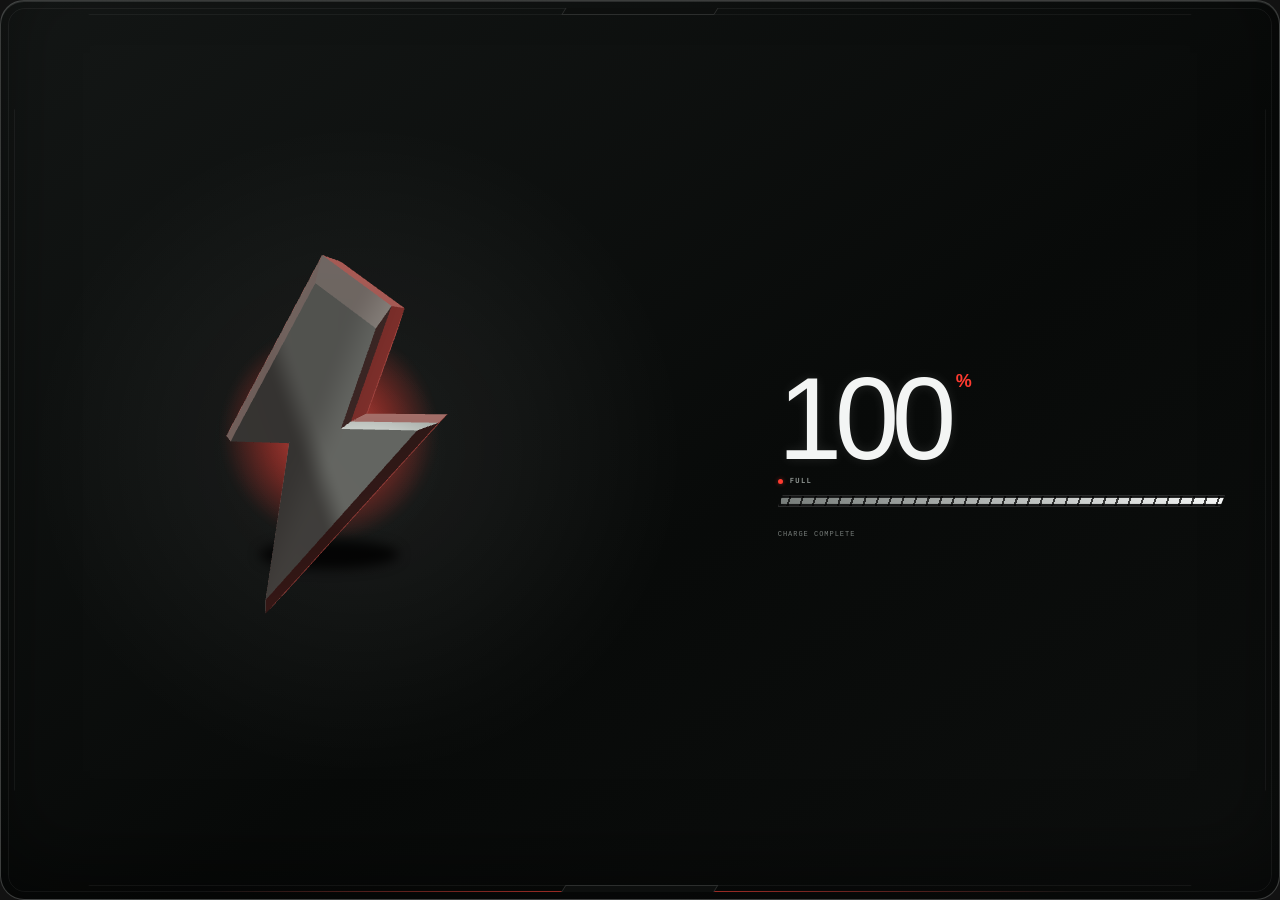
<file: community/widgets/charge-core-1781600518565/index.html>
<!doctype html>
<html lang="en">
<head>
  <meta charset="utf-8">
  <meta name="viewport" content="width=device-width, initial-scale=1">
  <title>Charge Core</title>
  <link rel="stylesheet" href="styles.css">
</head>
<body>
  <main class="widget" data-state="charging" aria-label="Battery at 72 percent, charging">
    <div class="inner-frame" aria-hidden="true"></div>
    <div class="frame-tab frame-tab-top" aria-hidden="true"></div>
    <div class="frame-tab frame-tab-bottom" aria-hidden="true"></div>

    <section class="core" aria-hidden="true">
      <div class="core-well">
        <div class="artifact-viewport">
          <canvas id="artifactCanvas"></canvas>
          <div class="webgl-fallback"></div>
        </div>
      </div>
    </section>

    <section class="readout">
      <div class="value">
        <strong id="chargeValue">72</strong><span>%</span>
      </div>
      <div class="state">
        <i aria-hidden="true"></i><span id="stateText">CHARGING</span>
      </div>
      <div class="rail" aria-hidden="true">
        <div class="rail-fill" id="levelFill"></div>
        <div class="rail-slats"></div>
      </div>
      <p id="detailText">48 MIN TO FULL</p>
    </section>
  </main>
  <script src="widget.js"></script>
</body>
</html>
</file>
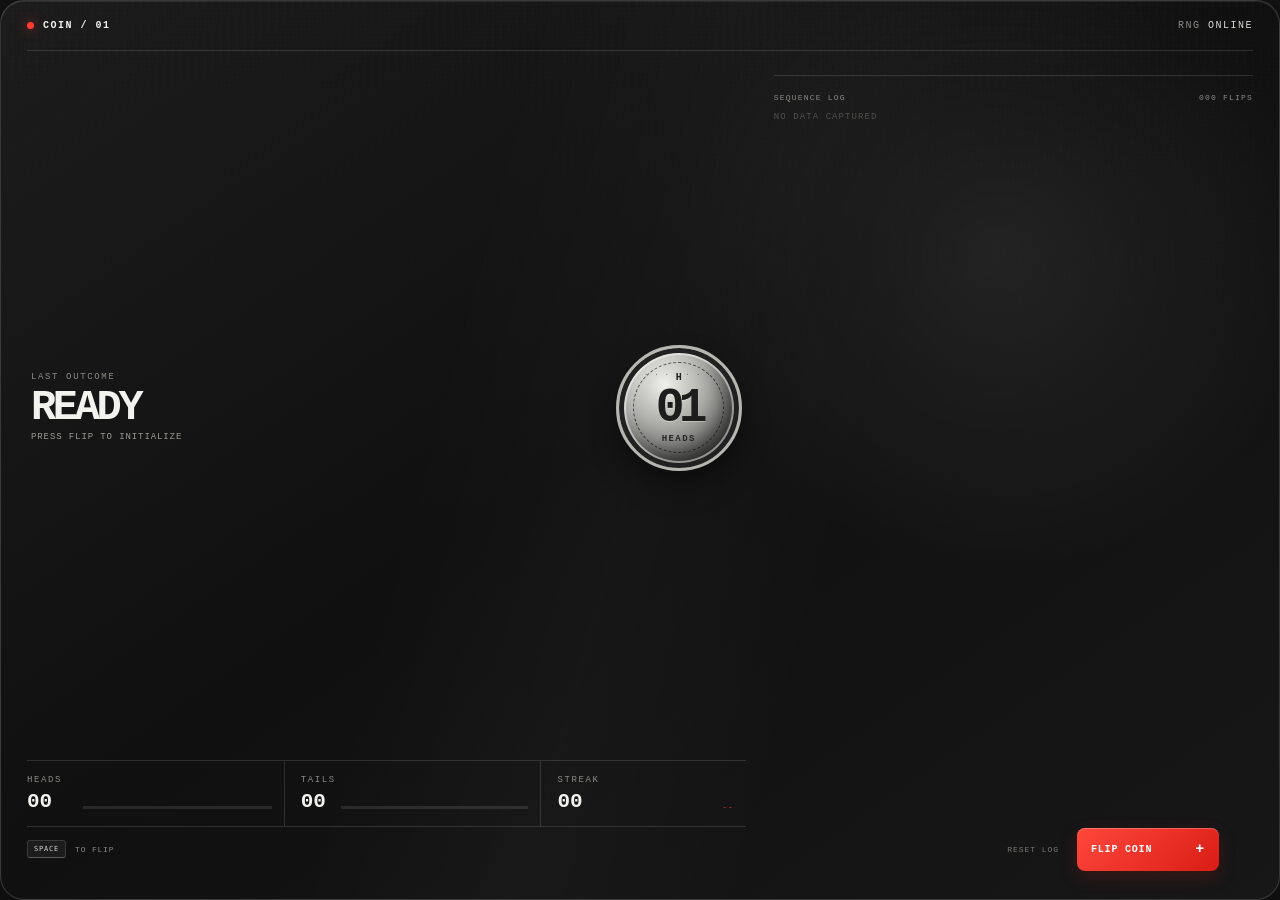
<file: community/widgets/coin-01-1781600886183/index.html>
<!doctype html>
<html lang="en">
<head>
  <meta charset="UTF-8">
  <meta name="viewport" content="width=device-width, initial-scale=1.0">
  <title>Coin / 01</title>
  <link rel="stylesheet" href="styles.css">
</head>
<body>
  <main class="widget" id="widget">
    <div class="grid-noise" aria-hidden="true"></div>

    <header class="topbar">
      <div class="brand">
        <span class="signal-dot" aria-hidden="true"></span>
        <span>COIN / 01</span>
      </div>
      <span class="system-status">RNG <b>ONLINE</b></span>
    </header>

    <section class="result-panel" aria-live="polite" aria-atomic="true">
      <div class="result-copy">
        <span class="eyebrow">LAST OUTCOME</span>
        <h1 id="resultText">READY</h1>
        <p id="resultDetail">PRESS FLIP TO INITIALIZE</p>
      </div>

      <button class="coin-button" id="coinButton" type="button" aria-label="Flip coin">
        <span class="coin-scene">
          <span class="coin" id="coin">
            <span class="coin-face coin-heads">
              <span class="face-index">H</span>
              <span class="face-mark">01</span>
              <span class="face-label">HEADS</span>
            </span>
            <span class="coin-face coin-tails">
              <span class="face-index">T</span>
              <span class="face-mark">02</span>
              <span class="face-label">TAILS</span>
            </span>
          </span>
        </span>
      </button>
    </section>

    <section class="stats" aria-label="Flip statistics">
      <div class="stat">
        <span class="stat-label">HEADS</span>
        <strong id="headsCount">00</strong>
        <span class="meter"><i id="headsMeter"></i></span>
      </div>
      <div class="stat">
        <span class="stat-label">TAILS</span>
        <strong id="tailsCount">00</strong>
        <span class="meter"><i id="tailsMeter"></i></span>
      </div>
      <div class="stat streak-stat">
        <span class="stat-label">STREAK</span>
        <strong id="streakCount">00</strong>
        <small id="streakType">--</small>
      </div>
    </section>

    <section class="history-panel">
      <div class="section-heading">
        <span>SEQUENCE LOG</span>
        <span id="totalCount">000 FLIPS</span>
      </div>
      <div class="history" id="history" aria-label="Recent flip history">
        <span class="history-empty">NO DATA CAPTURED</span>
      </div>
    </section>

    <footer class="controls">
      <div class="shortcut">
        <kbd>SPACE</kbd>
        <span>TO FLIP</span>
      </div>
      <button class="reset-button" id="resetButton" type="button">RESET LOG</button>
      <button class="flip-button" id="flipButton" type="button">
        <span>FLIP COIN</span>
        <span class="button-arrow" aria-hidden="true">+</span>
      </button>
    </footer>

    <div
      class="resize-zone resize-handle"
      data-resize-handle="bottom-right"
      data-no-drag="true"
      aria-hidden="true"
    ></div>
  </main>
  <script src="widget.js"></script>
</body>
</html>
</file>
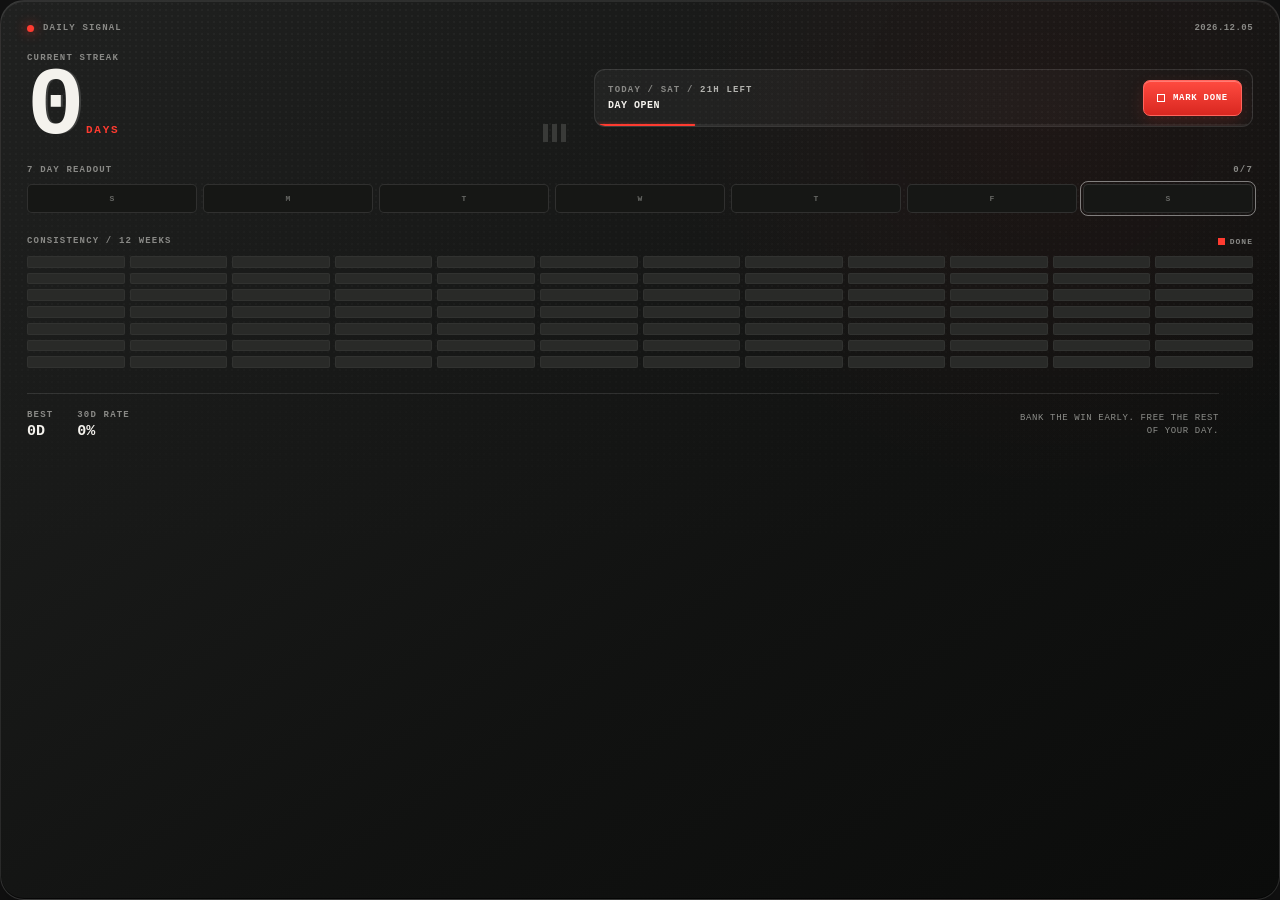
<file: community/widgets/daily-signal-1781601587463/index.html>
<!doctype html>
<html lang="en">
<head>
  <meta charset="UTF-8">
  <meta name="viewport" content="width=device-width, initial-scale=1.0">
  <title>Daily Signal</title>
  <link rel="stylesheet" href="styles.css">
</head>
<body>
  <main class="widget" id="widget">
    <header class="topbar">
      <div class="identity">
        <span class="signal-dot" aria-hidden="true"></span>
        <span class="eyebrow">DAILY SIGNAL</span>
      </div>
      <time class="date-code" id="dateCode"></time>
    </header>

    <section class="hero" aria-labelledby="streakLabel">
      <div class="streak-copy">
        <span class="micro-label" id="streakLabel">CURRENT STREAK</span>
        <div class="streak-row">
          <strong class="streak-value" id="streakValue">0</strong>
          <span class="streak-unit">DAYS</span>
        </div>
      </div>
      <div class="status-mark" id="statusMark" aria-hidden="true">
        <span></span><span></span><span></span>
      </div>
    </section>

    <section class="action-panel">
      <div class="today-copy">
        <span class="micro-label">TODAY / <span id="todayDay">SAT</span> / <span id="timeCue">DAY OPEN</span></span>
        <strong id="todayState">AWAITING CHECK-IN</strong>
      </div>
      <button class="check-button" id="checkButton" type="button" aria-pressed="false">
        <span class="button-icon" aria-hidden="true"></span>
        <span id="buttonText">MARK DONE</span>
      </button>
    </section>

    <section class="week-panel" aria-label="This week">
      <div class="section-heading">
        <span class="micro-label">7 DAY READOUT</span>
        <span class="week-score" id="weekScore">0/7</span>
      </div>
      <div class="week-strip" id="weekStrip"></div>
    </section>

    <section class="heat-panel" aria-label="Habit consistency heat map">
      <div class="section-heading">
        <span class="micro-label">CONSISTENCY / 12 WEEKS</span>
        <span class="heat-key"><i></i> DONE</span>
      </div>
      <div class="heat-map" id="heatMap"></div>
    </section>

    <footer class="stats-panel">
      <div class="stat">
        <span class="micro-label">BEST</span>
        <strong id="bestValue">0D</strong>
      </div>
      <div class="stat">
        <span class="micro-label">30D RATE</span>
        <strong id="rateValue">0%</strong>
      </div>
      <p class="message" id="message">START THE CHAIN. RETURN TOMORROW.</p>
    </footer>
  </main>
  <script src="widget.js"></script>
</body>
</html>
</file>
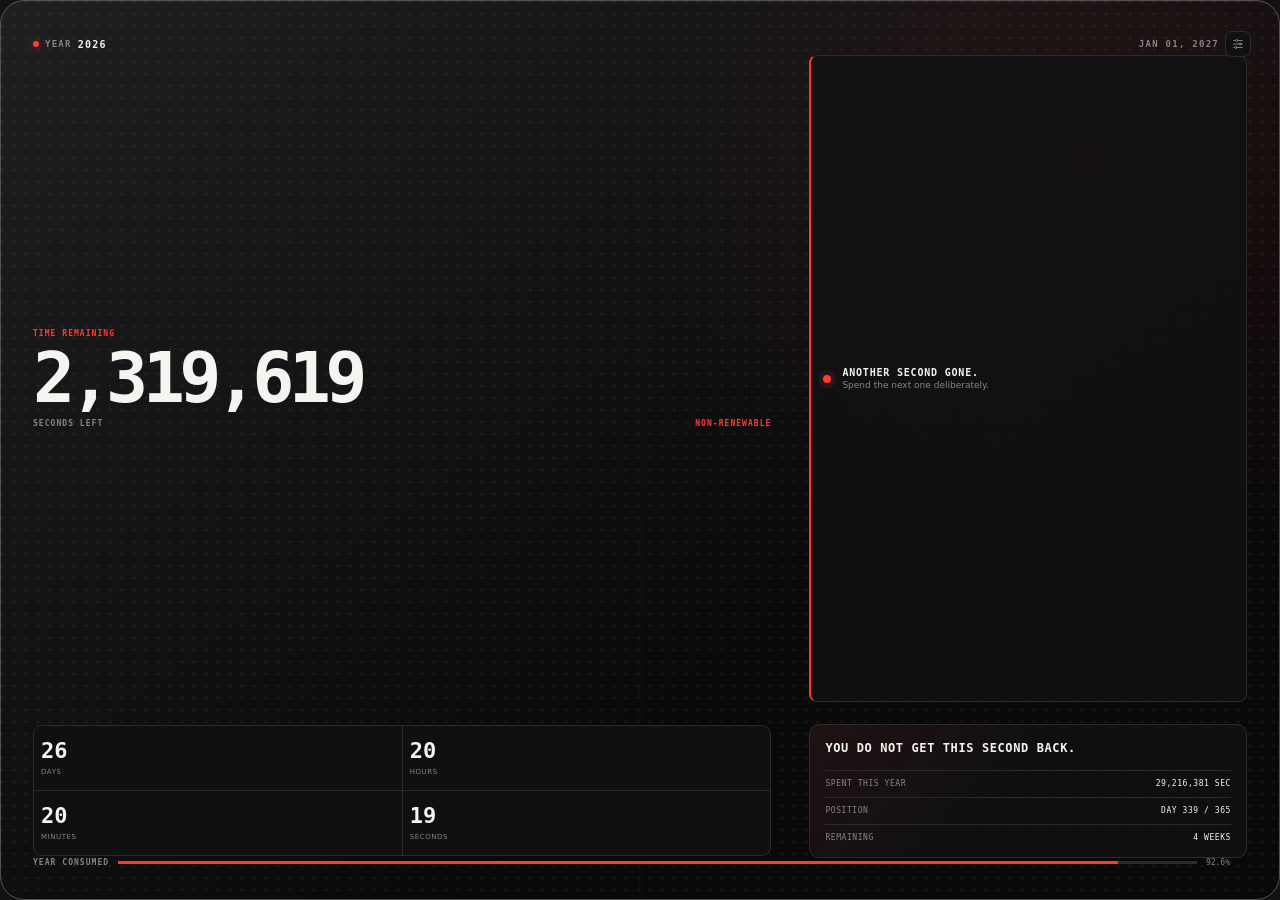
<file: community/widgets/year-remaining-1781600658087/index.html>
<!doctype html>
<html lang="en">
<head>
  <meta charset="utf-8">
  <meta name="viewport" content="width=device-width, initial-scale=1">
  <meta name="color-scheme" content="dark">
  <title>Every Second Counts</title>
  <link rel="stylesheet" href="styles.css">
</head>
<body>
  <main class="widget" aria-label="Seconds remaining in the current year">
    <header class="drag-region">
      <div class="identity">
        <span class="signal-dot" aria-hidden="true"></span>
        <span>YEAR</span>
        <strong id="currentYear">2026</strong>
      </div>
      <div class="header-actions">
        <span id="targetDate" class="target-date">JAN 01 / 2027</span>
        <button id="paletteTrigger" class="palette-trigger" type="button" aria-label="Customize appearance" aria-expanded="false" title="Customize appearance">
          <svg viewBox="0 0 20 20" aria-hidden="true">
            <path d="M4 5h12M4 10h12M4 15h12"></path>
            <circle cx="8" cy="5" r="1.5"></circle>
            <circle cx="13" cy="10" r="1.5"></circle>
            <circle cx="7" cy="15" r="1.5"></circle>
          </svg>
        </button>
      </div>
    </header>

    <section class="content" aria-live="off">
      <div class="hero">
        <span class="hero-kicker">TIME REMAINING</span>
        <div class="value-row">
          <strong id="secondsLeft">0</strong>
        </div>
        <div class="hero-caption">
          <span>SECONDS LEFT</span>
          <span class="nonrenewable">NON-RENEWABLE</span>
        </div>
      </div>

      <div class="urgency">
        <span class="pulse-core" aria-hidden="true"></span>
        <div>
          <strong>ANOTHER SECOND GONE.</strong>
          <span>Spend the next one deliberately.</span>
        </div>
      </div>

      <div class="breakdown" aria-label="Time remaining breakdown">
        <div class="time-part"><strong id="daysLeft">0</strong><span>DAYS</span></div>
        <div class="time-part"><strong id="hoursLeft">00</strong><span>HOURS</span></div>
        <div class="time-part"><strong id="minutesLeft">00</strong><span>MINUTES</span></div>
        <div class="time-part"><strong id="smallSecondsLeft">00</strong><span>SECONDS</span></div>
      </div>

      <div class="expanded-panel">
        <p>YOU DO NOT GET THIS SECOND BACK.</p>
        <dl>
          <div><dt>SPENT THIS YEAR</dt><dd id="secondsSpent">0 SEC</dd></div>
          <div><dt>POSITION</dt><dd id="dayOfYear">DAY 1 / 365</dd></div>
          <div><dt>REMAINING</dt><dd id="weeksLeft">53 WEEKS</dd></div>
        </dl>
      </div>
    </section>

    <footer>
      <span class="progress-title">YEAR CONSUMED</span>
      <div class="progress-track" role="progressbar" aria-label="Year progress" aria-valuemin="0" aria-valuemax="100">
        <div id="progressBar" class="progress-bar"></div>
      </div>
      <span id="progressLabel">0%</span>
    </footer>

    <button class="resize-handle" type="button" aria-label="Drag corner to resize widget" title="Drag to resize"></button>
  </main>

  <section id="paletteMenu" class="palette-menu" role="dialog" aria-label="Appearance controls" hidden>
    <div class="palette-heading">
      <div><span class="panel-code">DISPLAY / 01</span><strong>APPEARANCE</strong></div>
      <button id="paletteClose" class="palette-close" type="button" aria-label="Close appearance controls">&times;</button>
    </div>
    <div class="theme-presets" aria-label="Display themes">
      <button type="button" data-palette="signal" aria-label="Signal theme"><span class="theme-preview signal"></span><span>SIGNAL</span></button>
      <button type="button" data-palette="graphite" aria-label="Graphite theme"><span class="theme-preview graphite"></span><span>GRAPHITE</span></button>
      <button type="button" data-palette="frost" aria-label="Frost theme"><span class="theme-preview frost"></span><span>FROST</span></button>
      <button type="button" data-palette="void" aria-label="Void theme"><span class="theme-preview void"></span><span>VOID</span></button>
    </div>
    <div class="color-fields">
      <label><span>BASE</span><input id="backgroundPicker" type="color" value="#09090a"></label>
      <label><span>SIGNAL</span><input id="accentPicker" type="color" value="#ff3b30"></label>
      <label><span>TYPE</span><input id="textPicker" type="color" value="#f4f4f1"></label>
    </div>
  </section>

  <script src="widget.js"></script>
</body>
</html>
</file>
<file: community/widgets/charge-core-1781600518565/styles.css>
:root {
  color-scheme: dark;
  font-family: "Cascadia Mono", "Lucida Console", "Courier New", monospace;
  --signal: #ff3b30;
  --white: #f3f5f4;
  --muted: #747a77;
  --level: 72%;
  --glow-size: 70%;
  --glow-strength: 0.85;
}

* {
  box-sizing: border-box;
}

html,
body {
  width: 100%;
  height: 100%;
  margin: 0;
  overflow: hidden;
  background: transparent;
}

.widget {
  container-type: size;
  position: relative;
  width: 100%;
  height: 100%;
  overflow: hidden;
  border: 1px solid rgba(255, 255, 255, 0.2);
  border-radius: 24px;
  color: var(--white);
  background:
    radial-gradient(circle at 28% 50%, rgba(255, 255, 255, 0.065), transparent 32%),
    linear-gradient(145deg, #141716 0%, #080a09 57%, #0d0f0e 100%);
  box-shadow:
    inset 0 1px 0 rgba(255, 255, 255, 0.12),
    inset 0 -38px 75px rgba(0, 0, 0, 0.42);
  isolation: isolate;
  user-select: none;
}

.widget::before {
  content: "";
  position: absolute;
  inset: 7px;
  z-index: 5;
  border: 1px solid rgba(255, 255, 255, 0.055);
  border-radius: 17px;
  pointer-events: none;
}

.widget::after {
  content: "";
  position: absolute;
  right: 16%;
  bottom: 7px;
  left: 16%;
  z-index: 6;
  height: 1px;
  background: linear-gradient(90deg, transparent, var(--signal), transparent);
  opacity: 0.7;
  pointer-events: none;
}

.inner-frame {
  position: absolute;
  inset: 13px;
  border: 1px solid rgba(255, 255, 255, 0.05);
  border-radius: 14px;
  clip-path: polygon(6% 0, 94% 0, 100% 11%, 100% 89%, 94% 100%, 6% 100%, 0 89%, 0 11%);
}

.frame-tab {
  position: absolute;
  left: 50%;
  z-index: 7;
  width: 12%;
  height: 7px;
  border: 1px solid rgba(255, 255, 255, 0.13);
  background: #0d0f0e;
  transform: translateX(-50%) skewX(-32deg);
}

.frame-tab-top {
  top: 7px;
  border-top: 0;
}

.frame-tab-bottom {
  bottom: 7px;
  border-bottom: 0;
}

.core {
  position: absolute;
  top: 16px;
  right: 50%;
  bottom: 16px;
  left: 14px;
  display: grid;
  place-items: center;
  perspective: 900px;
}

.core-well {
  position: relative;
  width: clamp(116px, 50cqmin, 258px);
  aspect-ratio: 1;
  border-radius: 50%;
  background: radial-gradient(circle, rgba(255, 255, 255, 0.025), transparent 62%);
}

.artifact-viewport {
  position: absolute;
  top: -22%;
  right: -8%;
  bottom: -10%;
  left: -8%;
  border-radius: 50%;
  overflow: visible;
}

.artifact-viewport::before,
.artifact-viewport::after {
  content: "";
  position: absolute;
  left: 50%;
  pointer-events: none;
}

.artifact-viewport::before {
  top: 50%;
  z-index: 0;
  width: var(--glow-size);
  aspect-ratio: 1;
  border-radius: 50%;
  background: radial-gradient(circle, rgba(241, 245, 243, 0.2), rgba(241, 245, 243, 0.055) 42%, transparent 72%);
  filter: blur(4px);
  transform: translate(-50%, -50%);
  opacity: var(--glow-strength);
  transition:
    width 600ms cubic-bezier(.2,.8,.2,1),
    opacity 450ms ease,
    background 350ms ease;
}

.artifact-viewport::after {
  bottom: 13%;
  z-index: 1;
  width: 43%;
  height: 8%;
  border-radius: 50%;
  background: rgba(0, 0, 0, 0.82);
  filter: blur(6px);
  transform: translateX(-50%);
}

#artifactCanvas {
  position: absolute;
  inset: 0;
  z-index: 2;
  width: 100%;
  height: 100%;
  display: block;
}

.webgl-fallback {
  position: absolute;
  top: 16%;
  right: 29%;
  bottom: 14%;
  left: 29%;
  display: none;
  clip-path: polygon(58% 0, 8% 51%, 42% 51%, 24% 100%, 92% 39%, 58% 39%, 77% 10%);
  background: linear-gradient(135deg, white, #6d7370 52%, #f2f4f3);
  filter: drop-shadow(6px 8px 3px rgba(0, 0, 0, 0.7));
}

.widget.webgl-unavailable .webgl-fallback {
  display: block;
}

.readout {
  position: absolute;
  top: 50%;
  right: 28px;
  width: 39%;
  display: grid;
  grid-template-rows: auto auto auto;
  row-gap: 10px;
  align-content: center;
  transform: translateY(-47%);
}

.value {
  display: flex;
  align-items: flex-start;
  min-width: 0;
  line-height: 0.82;
}

.value strong {
  font-family: "Bahnschrift Condensed", "Bahnschrift", "Segoe UI Variable Display", "Arial Narrow", sans-serif;
  font-size: clamp(50px, 17cqmin, 96px);
  font-stretch: condensed;
  font-weight: 350;
  letter-spacing: -0.065em;
  font-variant-numeric: tabular-nums;
  text-shadow: 0 0 12px rgba(255, 255, 255, 0.1);
}

.value span {
  margin: 0 0 0 7px;
  color: var(--signal);
  font-family: "Bahnschrift Condensed", "Bahnschrift", "Segoe UI Variable Display", "Arial Narrow", sans-serif;
  font-size: clamp(12px, 3.5cqmin, 18px);
  font-weight: 600;
  line-height: 1;
}

.state {
  display: flex;
  align-items: center;
  gap: 7px;
  color: #8a908d;
  font-family: "Bahnschrift", "Cascadia Mono", monospace;
  font-size: 7px;
  font-weight: 700;
  letter-spacing: 0.2em;
}

.state i {
  width: 5px;
  height: 5px;
  border-radius: 50%;
  background: var(--signal);
  box-shadow: 0 0 5px rgba(255, 59, 48, 0.48);
}

.rail {
  position: relative;
  display: block;
  height: 11px;
  overflow: hidden;
  border: 1px solid rgba(255, 255, 255, 0.16);
  clip-path: polygon(5px 0, 100% 0, calc(100% - 5px) 100%, 0 100%);
  background: #050606;
}

.rail-fill {
  position: absolute;
  top: 2px;
  bottom: 2px;
  left: 2px;
  width: var(--level);
  background: linear-gradient(90deg, #777d7a, #f4f6f5);
  box-shadow: 0 0 7px rgba(255, 255, 255, 0.18);
  transition: width 600ms cubic-bezier(.2,.8,.2,1), background 350ms ease;
}

.rail-slats {
  position: absolute;
  inset: 0;
  background: repeating-linear-gradient(108deg, transparent 0 10px, rgba(0, 0, 0, 0.74) 10px 12px);
}

.readout p {
  display: none;
  margin: 0;
  color: var(--muted);
  font-size: 7px;
  letter-spacing: 0.14em;
}

.widget[data-state="low"] .rail-fill {
  background: linear-gradient(90deg, #861c17, var(--signal));
}

.widget[data-state="unplugged"] #artifactCanvas {
  opacity: 0.68;
  transition: opacity 450ms ease;
}

.widget[data-charging="true"] .artifact-viewport::before {
  background: radial-gradient(circle, rgba(255, 82, 72, 0.88), rgba(255, 59, 48, 0.42) 36%, transparent 62%);
  opacity: var(--glow-strength);
  animation: core-glow 2.8s ease-in-out infinite;
}

.widget[data-charging="false"] .artifact-viewport::before {
  opacity: 0.04;
  animation: none;
}

.widget[data-state="low"] .artifact-viewport::before {
  background: radial-gradient(circle, rgba(255, 82, 72, 0.94), rgba(255, 59, 48, 0.48) 36%, transparent 62%);
  opacity: 0.35;
  animation: low-glow 1.6s ease-in-out infinite;
}

.widget[data-state="low"][data-charging="true"] .artifact-viewport::before {
  opacity: 0.85;
  animation-duration: 1.15s;
}

@keyframes core-glow {
  0%, 100% { transform: translate(-50%, -50%) scale(0.92); }
  50% { transform: translate(-50%, -50%) scale(1.06); }
}

@keyframes low-glow {
  0%, 100% { transform: translate(-50%, -50%) scale(0.88); }
  50% { transform: translate(-50%, -50%) scale(1.04); }
}

@container (min-width: 380px) and (min-height: 360px) {
  .core {
    top: 26px;
    right: 8%;
    bottom: 46%;
    left: 8%;
  }

  .readout {
    top: auto;
    right: 15%;
    bottom: 31px;
    left: 15%;
    width: auto;
    transform: none;
  }

  .value,
  .state {
    justify-content: center;
  }

  .readout p {
    display: block;
    text-align: center;
  }
}

@container (min-width: 380px) and (max-width: 539px) and (min-height: 360px) {
  .core {
    top: 34px;
    bottom: 48%;
  }

  .core-well {
    width: min(44cqmin, 190px);
  }

  .artifact-viewport {
    top: -12%;
    right: -5%;
    bottom: -7%;
    left: -5%;
  }

  #artifactCanvas {
    transform: scale(0.82);
    transform-origin: 50% 52%;
  }

  .webgl-fallback {
    transform: scale(0.82);
  }

  .artifact-viewport::after {
    bottom: 11%;
    width: 38%;
  }
}

@container (min-width: 540px) and (min-height: 460px) {
  .core {
    top: 35px;
    right: 51%;
    bottom: 35px;
    left: 30px;
  }

  .core-well {
    width: 278px;
  }

  .readout {
    top: 50%;
    right: 54px;
    bottom: auto;
    left: auto;
    width: 35%;
    transform: translateY(-47%);
  }

  .value,
  .state {
    justify-content: flex-start;
  }

  .value {
    line-height: 0.82;
  }

  .value strong {
    font-size: 116px;
  }

  .rail {
    height: 12px;
  }

  .readout p {
    margin-top: 13px;
    text-align: left;
  }

}

@container (max-width: 299px) and (max-height: 219px) {
  .inner-frame,
  .frame-tab {
    display: none;
  }

  .core {
    top: 9px;
    right: 48%;
    bottom: 9px;
    left: 6px;
  }

  .core-well {
    width: 128px;
  }

  #artifactCanvas {
    transform: scale(0.86);
    transform-origin: 50% 52%;
  }

  .webgl-fallback {
    transform: scale(0.86);
  }

  .readout {
    top: 50%;
    right: 17px;
    width: 42%;
    row-gap: 7px;
  }

  .value {
    line-height: 0.82;
  }

  .value strong {
    font-size: 51px;
  }

  .state {
    font-size: 6px;
  }

  .rail {
    height: 7px;
  }

  .rail-fill {
    top: 1px;
    bottom: 1px;
    left: 1px;
  }
}
</file>
<file: community/widgets/coin-01-1781600886183/styles.css>
:root {
  color-scheme: dark;
  font-family: "Cascadia Mono", "SFMono-Regular", Consolas, "Liberation Mono", monospace;
  background: transparent;
  --red: #ff3b30;
  --ink: #f2f2ee;
  --muted: #8a8a85;
  --line: rgba(255, 255, 255, 0.13);
  --panel: rgba(255, 255, 255, 0.055);
}

* {
  box-sizing: border-box;
}

html,
body {
  width: 100%;
  height: 100%;
  margin: 0;
  overflow: hidden;
  background: transparent;
}

button {
  font: inherit;
}

body {
  padding: 0;
}

body.is-resizing,
body.is-resizing * {
  cursor: nwse-resize !important;
}

.widget {
  container: coin-widget / size;
  position: relative;
  width: 100%;
  height: 100%;
  min-width: 0;
  min-height: 0;
  overflow: hidden;
  border: 1px solid rgba(255, 255, 255, 0.16);
  border-radius: 24px;
  color: var(--ink);
  background:
    radial-gradient(circle at 78% 28%, rgba(255, 255, 255, 0.075), transparent 27%),
    linear-gradient(145deg, #1c1c1d 0%, #101011 48%, #171718 100%);
  box-shadow:
    inset 0 1px 0 rgba(255, 255, 255, 0.08),
    0 18px 50px rgba(0, 0, 0, 0.4);
  display: grid;
  grid-template-rows: 48px minmax(0, 1.35fr) auto auto 68px;
  padding: 0 22px;
  user-select: none;
}

.widget::before {
  content: "";
  position: absolute;
  inset: 0;
  border-radius: inherit;
  pointer-events: none;
  background: linear-gradient(105deg, transparent 35%, rgba(255,255,255,.025) 50%, transparent 65%);
}

.grid-noise {
  position: absolute;
  inset: 0;
  opacity: 0.24;
  pointer-events: none;
  background-image: radial-gradient(circle, rgba(255, 255, 255, 0.15) 0.65px, transparent 0.8px);
  background-size: 8px 8px;
  mask-image: linear-gradient(to bottom, black, transparent 70%);
}

.topbar,
.section-heading,
.controls,
.stats {
  position: relative;
  z-index: 2;
}

.topbar {
  display: flex;
  align-items: center;
  justify-content: space-between;
  border-bottom: 1px solid var(--line);
  font-size: 10px;
  letter-spacing: 0.15em;
}

.brand {
  display: flex;
  align-items: center;
  gap: 9px;
  font-weight: 700;
}

.signal-dot {
  width: 7px;
  height: 7px;
  border-radius: 50%;
  background: var(--red);
  box-shadow: 0 0 12px rgba(255, 59, 48, 0.7);
}

.system-status {
  color: var(--muted);
}

.system-status b {
  color: #d9d9d4;
  font-weight: 500;
}

.result-panel {
  position: relative;
  z-index: 1;
  min-height: 0;
  display: flex;
  align-items: center;
  justify-content: space-between;
  gap: 22px;
  padding: 20px 4px 16px;
}

.result-copy {
  min-width: 0;
}

.eyebrow,
.stat-label {
  display: block;
  color: var(--muted);
  font-size: 9px;
  line-height: 1;
  letter-spacing: 0.18em;
}

h1 {
  margin: 8px 0 5px;
  font-size: clamp(34px, 10cqw, 64px);
  line-height: 0.9;
  letter-spacing: -0.08em;
  font-weight: 800;
}

.result-copy p {
  margin: 0;
  color: #9b9b96;
  font-size: 9px;
  letter-spacing: 0.1em;
  white-space: nowrap;
}

.coin-button {
  position: relative;
  flex: 0 0 auto;
  width: clamp(92px, 25cqw, 142px);
  aspect-ratio: 1;
  padding: 0;
  border: 0;
  border-radius: 50%;
  color: inherit;
  background: transparent;
  cursor: pointer;
  -webkit-app-region: no-drag;
}

.coin-button:focus-visible,
.flip-button:focus-visible,
.reset-button:focus-visible {
  outline: 2px solid var(--red);
  outline-offset: 3px;
}

.coin-scene {
  display: block;
  width: 100%;
  height: 100%;
  perspective: 700px;
  filter: drop-shadow(0 16px 14px rgba(0, 0, 0, 0.38));
  transform-origin: 50% 100%;
}

.coin-scene.is-tossing {
  animation: coin-flight var(--toss-duration, 1850ms) linear both;
}

.coin {
  position: relative;
  display: block;
  width: 100%;
  height: 100%;
  transform-style: preserve-3d;
  transform: rotateY(var(--rest-turn, 0deg));
}

.coin.is-flipping {
  animation: coin-toss var(--toss-duration, 1850ms) linear both;
}

@keyframes coin-flight {
  0% {
    transform: translate(0, 0);
    filter: drop-shadow(0 16px 14px rgba(0, 0, 0, 0.38));
  }
  8% {
    transform: translate(var(--drift-1, 0px), var(--height-1, -16px));
    filter: drop-shadow(0 22px 13px rgba(0, 0, 0, 0.3));
  }
  16% {
    transform: translate(var(--drift-2, 0px), var(--height-2, -27px));
    filter: drop-shadow(0 29px 16px rgba(0, 0, 0, 0.24));
  }
  26% {
    transform: translate(var(--drift-3, 0px), var(--height-3, -33px));
    filter: drop-shadow(0 34px 18px rgba(0, 0, 0, 0.2));
  }
  38% {
    transform: translate(var(--drift-4, 0px), var(--height-4, -34px));
    filter: drop-shadow(0 35px 18px rgba(0, 0, 0, 0.19));
  }
  50% {
    transform: translate(var(--drift-5, 0px), var(--height-5, -33px));
    filter: drop-shadow(0 34px 18px rgba(0, 0, 0, 0.2));
  }
  62% {
    transform: translate(var(--drift-6, 0px), var(--height-6, -29px));
    filter: drop-shadow(0 31px 17px rgba(0, 0, 0, 0.23));
  }
  74% {
    transform: translate(var(--drift-7, 0px), var(--height-7, -22px));
    filter: drop-shadow(0 25px 14px rgba(0, 0, 0, 0.29));
  }
  84% {
    transform: translate(var(--drift-8, 0px), var(--height-8, -14px));
    filter: drop-shadow(0 19px 11px rgba(0, 0, 0, 0.36));
  }
  92% {
    transform: translate(var(--drift-9, 0px), var(--height-9, -5px));
    filter: drop-shadow(0 14px 9px rgba(0, 0, 0, 0.43));
  }
  97% {
    transform: translate(0, 0);
    filter: drop-shadow(0 10px 7px rgba(0, 0, 0, 0.5));
  }
  100% {
    transform: translate(0, 0);
    filter: drop-shadow(0 16px 14px rgba(0, 0, 0, 0.38));
  }
}

@keyframes coin-toss {
  0% {
    transform: rotateX(0deg) rotateY(var(--turn-start, 0deg)) rotateZ(0deg);
  }
  8% {
    transform: rotateX(var(--tilt-1, 2deg)) rotateY(var(--turn-1, 60deg)) rotateZ(var(--roll-1, .5deg));
  }
  16% {
    transform: rotateX(var(--tilt-2, 5deg)) rotateY(var(--turn-2, 250deg)) rotateZ(var(--roll-2, 1deg));
  }
  26% {
    transform: rotateX(var(--tilt-3, 8deg)) rotateY(var(--turn-3, 750deg)) rotateZ(var(--roll-3, 2deg));
  }
  38% {
    transform: rotateX(var(--tilt-4, 7deg)) rotateY(var(--turn-4, 1550deg)) rotateZ(var(--roll-4, 1.7deg));
  }
  50% {
    transform: rotateX(var(--tilt-5, 5deg)) rotateY(var(--turn-5, 2300deg)) rotateZ(var(--roll-5, 1.3deg));
  }
  62% {
    transform: rotateX(var(--tilt-6, 3.5deg)) rotateY(var(--turn-6, 2850deg)) rotateZ(var(--roll-6, .9deg));
  }
  74% {
    transform: rotateX(var(--tilt-7, 2deg)) rotateY(var(--turn-7, 3200deg)) rotateZ(var(--roll-7, .5deg));
  }
  84% {
    transform: rotateX(var(--tilt-8, 1deg)) rotateY(var(--turn-8, 3400deg)) rotateZ(var(--roll-8, .25deg));
  }
  92% {
    transform: rotateX(var(--tilt-9, .4deg)) rotateY(var(--turn-9, 3500deg)) rotateZ(var(--roll-9, .1deg));
  }
  97% {
    transform: rotateX(var(--tilt-10, .15deg)) rotateY(var(--turn-10, 3550deg)) rotateZ(var(--roll-10, .04deg));
  }
  100% {
    transform: rotateX(0deg) rotateY(var(--turn-final, 2160deg)) rotateZ(0deg);
  }
}

.coin-face {
  position: absolute;
  inset: 0;
  display: grid;
  place-items: center;
  border: 3px solid #b7b7b1;
  border-radius: 50%;
  backface-visibility: hidden;
  overflow: hidden;
  background:
    radial-gradient(circle at 38% 30%, #f1f1eb 0%, #a9aaa5 38%, #525350 75%, #242525 100%);
  box-shadow:
    inset 0 0 0 5px #202120,
    inset 0 0 0 7px rgba(255, 255, 255, 0.48),
    inset 8px 10px 16px rgba(255, 255, 255, 0.25),
    inset -10px -12px 20px rgba(0, 0, 0, 0.55);
}

.coin-face::before {
  content: "";
  position: absolute;
  inset: 12%;
  border: 1px dashed rgba(15, 15, 15, 0.65);
  border-radius: 50%;
}

.coin-face::after {
  content: ". . . . . . . . . .";
  position: absolute;
  top: 18%;
  width: 58%;
  overflow: hidden;
  color: rgba(0,0,0,.52);
  font-size: 7px;
  letter-spacing: 1px;
  white-space: nowrap;
}

.coin-tails {
  transform: rotateY(180deg);
  background:
    radial-gradient(circle at 38% 30%, #deded8 0%, #979894 42%, #444542 78%, #202120 100%);
}

.face-index {
  position: absolute;
  top: 20%;
  font-size: clamp(7px, 2cqw, 10px);
  font-weight: 700;
  color: #202120;
}

.face-mark {
  color: #1c1d1c;
  font-size: clamp(27px, 8cqw, 48px);
  font-weight: 900;
  letter-spacing: -0.12em;
  text-shadow: 0 1px rgba(255,255,255,.35);
}

.face-label {
  position: absolute;
  bottom: 20%;
  color: #262725;
  font-size: clamp(6px, 1.8cqw, 9px);
  font-weight: 800;
  letter-spacing: 0.16em;
}

.stats {
  display: grid;
  grid-template-columns: 1fr 1fr .8fr;
  border-top: 1px solid var(--line);
  border-bottom: 1px solid var(--line);
}

.stat {
  position: relative;
  min-width: 0;
  padding: 15px 16px 14px 0;
}

.stat + .stat {
  padding-left: 16px;
  border-left: 1px solid var(--line);
}

.stat strong {
  display: block;
  margin-top: 6px;
  font-size: 21px;
  line-height: 1;
}

.stat small {
  position: absolute;
  right: 12px;
  bottom: 15px;
  color: var(--red);
  font-size: 8px;
  letter-spacing: .12em;
}

.meter {
  position: absolute;
  right: 12px;
  bottom: 17px;
  left: 56px;
  height: 3px;
  overflow: hidden;
  background: rgba(255,255,255,.1);
}

.meter i {
  display: block;
  width: 0;
  height: 100%;
  background: var(--red);
  transition: width 350ms ease;
}

.stat:nth-child(2) .meter i {
  background: #d1d1cb;
}

.history-panel {
  position: relative;
  z-index: 1;
  min-height: 78px;
  padding: 14px 0 10px;
}

.section-heading {
  display: flex;
  justify-content: space-between;
  color: var(--muted);
  font-size: 8px;
  letter-spacing: .15em;
}

.history {
  display: flex;
  align-items: center;
  gap: 7px;
  min-height: 34px;
  margin-top: 10px;
  overflow: hidden;
}

.history-empty {
  color: #50504d;
  font-size: 9px;
  letter-spacing: .12em;
}

.history-item {
  flex: 0 0 auto;
  display: grid;
  place-items: center;
  width: 27px;
  height: 27px;
  border: 1px solid var(--line);
  border-radius: 50%;
  color: #aaa9a4;
  background: rgba(255,255,255,.035);
  font-size: 9px;
  font-weight: 700;
}

.history-item:first-child {
  border-color: rgba(255,59,48,.65);
  color: white;
  background: rgba(255,59,48,.16);
}

.controls {
  display: grid;
  grid-template-columns: 1fr auto auto;
  align-items: center;
  gap: 18px;
  margin-right: 34px;
  margin-bottom: 28px;
}

.shortcut {
  display: flex;
  align-items: center;
  gap: 9px;
  color: var(--muted);
  font-size: 8px;
  letter-spacing: .1em;
}

kbd {
  padding: 4px 6px;
  border: 1px solid var(--line);
  border-bottom-color: rgba(255,255,255,.28);
  border-radius: 3px;
  color: #d5d5cf;
  background: rgba(255,255,255,.05);
  font-size: 7px;
}

.reset-button {
  border: 0;
  padding: 8px 0;
  color: #777772;
  background: transparent;
  font-size: 8px;
  letter-spacing: .12em;
  cursor: pointer;
  -webkit-app-region: no-drag;
}

.reset-button:hover {
  color: white;
}

.flip-button {
  display: flex;
  align-items: center;
  justify-content: space-between;
  gap: 26px;
  min-width: 142px;
  padding: 13px 14px;
  border: 0;
  border-radius: 8px;
  color: white;
  background: linear-gradient(135deg, #ff473c, #d91d16);
  box-shadow: inset 0 1px rgba(255,255,255,.25), 0 6px 18px rgba(210,30,20,.2);
  font-size: 10px;
  font-weight: 800;
  letter-spacing: .08em;
  cursor: pointer;
  -webkit-app-region: no-drag;
}

.flip-button:hover {
  filter: brightness(1.08);
}

.flip-button:active {
  transform: translateY(1px);
}

.flip-button:disabled,
.coin-button:disabled {
  cursor: wait;
}

.button-arrow {
  font-size: 15px;
}

.resize-zone {
  position: absolute;
  right: 0;
  bottom: 0;
  z-index: 100;
  width: 44px;
  height: 44px;
  background: transparent;
  cursor: nwse-resize;
  pointer-events: auto;
  touch-action: none;
  user-select: none;
  -webkit-app-region: no-drag;
}

@media (max-width: 379px), (max-height: 319px) {
  .widget {
    grid-template-columns: minmax(0, 1fr);
    grid-template-rows: 40px minmax(0, 1fr) 60px;
    padding: 0 16px;
  }

  .topbar {
    grid-row: 1;
  }

  .result-panel {
    grid-row: 2;
    gap: 14px;
    overflow: hidden;
    padding: 10px 2px 8px;
  }

  .stats,
  .history-panel,
  .shortcut,
  .reset-button,
  .system-status {
    display: none;
  }

  .controls {
    grid-row: 3;
    display: flex;
    justify-content: flex-end;
    gap: 0;
    margin-right: 34px;
    margin-bottom: 28px;
  }

  .flip-button {
    width: 100%;
    min-width: 0;
    padding: 10px 13px;
  }

  .coin-button {
    width: min(30cqw, 92px);
  }

  h1 {
    font-size: clamp(29px, 10cqw, 37px);
  }

  .result-copy p {
    max-width: 150px;
    overflow: hidden;
    text-overflow: ellipsis;
  }
}

@media (max-width: 299px), (max-height: 209px) {
  .widget {
    grid-template-columns: minmax(0, 1fr);
    grid-template-rows: 34px minmax(0, 1fr);
    padding: 0 14px;
  }

  .topbar {
    font-size: 8px;
  }

  .result-panel {
    grid-row: 2;
    gap: 12px;
    padding: 9px 3px 16px;
  }

  .result-copy p,
  .controls {
    display: none;
  }

  .coin-button {
    width: min(29cqw, 74px);
  }

  h1 {
    margin: 6px 0 0;
    font-size: clamp(27px, 11cqw, 32px);
  }

}

@media (min-width: 560px) and (min-height: 470px) {
  .widget {
    grid-template-columns: minmax(0, 1.2fr) minmax(210px, .8fr);
    grid-template-rows: 50px minmax(0, 1fr) auto 72px;
    column-gap: 28px;
    padding: 0 26px;
  }

  .topbar {
    grid-column: 1 / -1;
  }

  .result-panel {
    grid-column: 1;
    grid-row: 2;
    display: grid;
    grid-template-columns: minmax(0, 1fr) min(35%, 126px);
    gap: 18px;
    align-items: center;
  }

  .result-panel h1 {
    max-width: 100%;
    font-size: clamp(34px, 6cqw, 42px);
    white-space: nowrap;
  }

  .stats {
    grid-column: 1;
    grid-row: 3;
  }

  .history-panel {
    grid-column: 2;
    grid-row: 2 / 4;
    margin: 24px 0 0;
    padding: 17px 0;
    border-top: 1px solid var(--line);
  }

  .history {
    align-content: flex-start;
    flex-wrap: wrap;
    max-height: 160px;
  }

  .controls {
    grid-column: 1 / -1;
    grid-row: 4;
  }

  .coin-button {
    width: 100%;
    max-width: 126px;
    justify-self: end;
  }

}
</file>
<file: community/widgets/daily-signal-1781601587463/styles.css>
:root {
  color-scheme: dark;
  font-family: "Cascadia Mono", "SFMono-Regular", Consolas, "Liberation Mono", monospace;
  background: transparent;
  --ink: #f4f2ed;
  --muted: #898986;
  --dim: #575755;
  --panel: #171817;
  --line: rgba(255, 255, 255, 0.11);
  --red: #ff3b30;
}

* {
  box-sizing: border-box;
}

html,
body {
  width: 100%;
  height: 100%;
  margin: 0;
  overflow: hidden;
  background: transparent;
}

body {
  container-type: size;
}

button {
  font: inherit;
}

.widget {
  --day-progress: 0;
  --urgency-glow: 0.09;
  position: relative;
  display: grid;
  grid-template-rows: auto auto auto auto minmax(0, 1fr) auto;
  gap: 13px;
  width: 100%;
  height: 100%;
  min-width: 0;
  padding: 20px 22px 25px;
  overflow: hidden;
  color: var(--ink);
  border: 1px solid rgba(255, 255, 255, 0.12);
  border-radius: 24px;
  background:
    radial-gradient(circle at 82% 13%, rgba(255, 59, 48, var(--urgency-glow)), transparent 29%),
    linear-gradient(145deg, #202120 0%, #111211 62%, #0b0c0b 100%);
  box-shadow:
    inset 0 1px 0 rgba(255, 255, 255, 0.08),
    inset 0 -1px 0 rgba(0, 0, 0, 0.65),
    0 18px 42px rgba(0, 0, 0, 0.34);
  transition: border-color 500ms ease, box-shadow 500ms ease;
}

.widget[data-phase="morning"] {
  --urgency-glow: 0.045;
}

.widget[data-phase="afternoon"] {
  --urgency-glow: 0.085;
}

.widget[data-phase="evening"] {
  --urgency-glow: 0.15;
  border-color: rgba(255, 59, 48, 0.22);
}

.widget[data-phase="late"] {
  --urgency-glow: 0.24;
  border-color: rgba(255, 59, 48, 0.38);
  box-shadow:
    inset 0 1px 0 rgba(255, 255, 255, 0.08),
    inset 0 -1px 0 rgba(0, 0, 0, 0.65),
    0 18px 42px rgba(0, 0, 0, 0.34),
    0 0 28px rgba(255, 59, 48, 0.08);
}

.widget[data-phase="complete"] {
  --urgency-glow: 0.025;
}

.widget::before {
  position: absolute;
  inset: 0;
  pointer-events: none;
  content: "";
  opacity: 0.2;
  background-image: radial-gradient(rgba(255, 255, 255, 0.28) 0.65px, transparent 0.8px);
  background-size: 6px 6px;
  mask-image: linear-gradient(to bottom, black, transparent 68%);
}

.topbar,
.hero,
.action-panel,
.week-panel,
.heat-panel,
.stats-panel {
  position: relative;
  z-index: 1;
}

.topbar,
.identity,
.section-heading,
.action-panel,
.stats-panel {
  display: flex;
  align-items: center;
}

.topbar,
.section-heading {
  justify-content: space-between;
}

.signal-dot {
  width: 7px;
  height: 7px;
  margin-right: 9px;
  border-radius: 50%;
  background: var(--red);
  box-shadow: 0 0 12px rgba(255, 59, 48, 0.8);
}

.widget.pending[data-phase="late"] .signal-dot {
  animation: signal-pulse 1.8s ease-in-out infinite;
}

.eyebrow,
.micro-label,
.date-code,
.heat-key,
.week-score {
  color: var(--muted);
  font-size: 9px;
  font-weight: 700;
  letter-spacing: 0.13em;
}

.date-code {
  letter-spacing: 0.05em;
}

.hero {
  display: flex;
  align-items: flex-end;
  justify-content: space-between;
  min-height: 85px;
}

.streak-row {
  display: flex;
  align-items: baseline;
  gap: 10px;
  margin-top: 2px;
}

.streak-value {
  font-family: "Courier New", monospace;
  font-size: clamp(58px, 18cqh, 96px);
  font-weight: 700;
  line-height: 0.86;
  letter-spacing: -0.09em;
  text-shadow: 2px 0 0 rgba(255, 255, 255, 0.15);
}

.streak-unit {
  color: var(--red);
  font-size: 11px;
  font-weight: 800;
  letter-spacing: 0.16em;
}

.status-mark {
  display: grid;
  grid-template-columns: repeat(3, 5px);
  gap: 4px;
  padding-bottom: 8px;
}

.status-mark span {
  width: 5px;
  height: 18px;
  background: #393a38;
}

.status-mark.active span {
  background: var(--red);
}

.status-mark.active span:nth-child(2) {
  height: 26px;
  margin-top: -8px;
}

.action-panel {
  overflow: hidden;
  justify-content: space-between;
  gap: 12px;
  min-height: 57px;
  padding: 10px 10px 10px 13px;
  border: 1px solid var(--line);
  border-radius: 11px;
  background: linear-gradient(100deg, rgba(255, 255, 255, 0.045), rgba(255, 255, 255, 0.015));
}

.action-panel::before,
.action-panel::after {
  position: absolute;
  right: 0;
  bottom: 0;
  left: 0;
  height: 2px;
  pointer-events: none;
  content: "";
}

.action-panel::before {
  background: rgba(255, 255, 255, 0.06);
}

.action-panel::after {
  background: var(--red);
  box-shadow: 0 0 10px rgba(255, 59, 48, 0.5);
  transform: scaleX(var(--day-progress));
  transform-origin: left;
  transition: transform 600ms ease;
}

.widget[data-phase="complete"] .action-panel::after {
  opacity: 0.18;
}

.today-copy {
  display: grid;
  gap: 5px;
  min-width: 0;
}

.today-copy strong {
  overflow: hidden;
  font-size: 10px;
  letter-spacing: 0.05em;
  text-overflow: ellipsis;
  white-space: nowrap;
}

#timeCue {
  color: #b3b3af;
}

.widget[data-phase="evening"] #todayState,
.widget[data-phase="late"] #todayState,
.widget[data-phase="late"] #timeCue {
  color: var(--red);
}

.check-button {
  display: flex;
  flex: 0 0 auto;
  align-items: center;
  gap: 8px;
  height: 36px;
  padding: 0 13px;
  color: #fff;
  border: 1px solid #ff655d;
  border-radius: 7px;
  outline: none;
  background: linear-gradient(180deg, #ff4b40, #d92720);
  box-shadow: inset 0 1px 0 rgba(255, 255, 255, 0.27), 0 6px 16px rgba(255, 59, 48, 0.15);
  font-size: 9px;
  font-weight: 800;
  letter-spacing: 0.08em;
  cursor: pointer;
}

.check-button:hover {
  filter: brightness(1.08);
}

.check-button:focus-visible {
  box-shadow: 0 0 0 2px #111, 0 0 0 4px var(--red);
}

.check-button[aria-pressed="true"] {
  color: #bebeba;
  border-color: #4b4c49;
  background: linear-gradient(180deg, #333432, #242523);
  box-shadow: inset 0 1px 0 rgba(255, 255, 255, 0.08);
}

.button-icon {
  width: 8px;
  height: 8px;
  border: 1px solid currentColor;
}

.check-button[aria-pressed="true"] .button-icon {
  border: 0;
  border-right: 2px solid currentColor;
  border-bottom: 2px solid currentColor;
  transform: rotate(45deg) translate(-1px, -1px);
}

.week-panel,
.heat-panel {
  padding-top: 2px;
}

.week-strip {
  display: grid;
  grid-template-columns: repeat(7, 1fr);
  gap: 6px;
  margin-top: 9px;
}

.day-cell {
  display: grid;
  place-items: center;
  height: 29px;
  color: #666764;
  border: 1px solid var(--line);
  border-radius: 5px;
  background: #161715;
  font-size: 8px;
  font-weight: 700;
}

.day-cell.done {
  color: #fff;
  border-color: rgba(255, 59, 48, 0.48);
  background: linear-gradient(145deg, #ff4a3f, #bd201b);
}

.day-cell.today {
  outline: 1px solid rgba(255, 255, 255, 0.45);
  outline-offset: 2px;
}

.heat-key {
  display: flex;
  align-items: center;
  gap: 5px;
  font-size: 8px;
}

.heat-key i {
  width: 7px;
  height: 7px;
  background: var(--red);
}

.heat-map {
  display: grid;
  grid-auto-flow: column;
  grid-template-rows: repeat(7, 1fr);
  grid-auto-columns: 1fr;
  gap: 4px;
  height: 82px;
  margin-top: 10px;
}

.heat-cell {
  min-width: 0;
  border: 1px solid rgba(255, 255, 255, 0.035);
  border-radius: 2px;
  background: #292a28;
}

.heat-cell.done {
  border-color: rgba(255, 59, 48, 0.38);
  background: var(--red);
  box-shadow: inset 0 1px 0 rgba(255, 255, 255, 0.18);
}

.heat-cell.future {
  opacity: 0.23;
}

.stats-panel {
  gap: 24px;
  min-height: 42px;
  margin-right: 22px;
  padding-top: 10px;
  border-top: 1px solid var(--line);
}

.stat {
  display: grid;
  gap: 3px;
}

.stat strong {
  font-size: 15px;
}

.message {
  max-width: 205px;
  margin: 0 0 0 auto;
  color: #8c8d89;
  font-size: 9px;
  line-height: 1.5;
  letter-spacing: 0.07em;
  text-align: right;
}

@keyframes signal-pulse {
  0%,
  100% {
    opacity: 0.65;
    box-shadow: 0 0 8px rgba(255, 59, 48, 0.45);
  }

  50% {
    opacity: 1;
    box-shadow: 0 0 18px rgba(255, 59, 48, 0.9);
  }
}

@media (prefers-reduced-motion: reduce) {
  .widget,
  .action-panel::after {
    transition: none;
  }

  .widget.pending[data-phase="late"] .signal-dot {
    animation: none;
  }
}

@container (max-width: 379px) {
  .heat-panel,
  .stats-panel {
    display: none;
  }

  .widget {
    grid-template-rows: auto auto auto minmax(0, 1fr);
    gap: 11px;
    padding: 17px 18px 20px;
  }

  .hero {
    min-height: 76px;
  }
}

@container (max-height: 299px) {
  .week-panel {
    display: none;
  }
}

@container (min-width: 380px) and (max-width: 499px) {
  .widget {
    grid-template-rows: auto auto auto auto minmax(0, 1fr);
    gap: 12px;
    padding-bottom: 24px;
  }

  .heat-map {
    height: 92px;
  }

  .stats-panel {
    display: none;
  }
}

@container (max-width: 299px) {
  .topbar,
  .week-panel,
  .heat-panel,
  .stats-panel,
  .status-mark {
    display: none;
  }

  .widget {
    display: grid;
    grid-template-columns: minmax(0, 1fr);
    grid-template-rows: minmax(0, 1fr) 38px;
    gap: 10px;
    padding: 18px 20px 22px;
  }

  .hero {
    display: flex;
    align-items: center;
    justify-content: center;
    width: 100%;
    min-height: 0;
  }

  .streak-copy {
    display: grid;
    justify-items: center;
  }

  .action-panel {
    display: flex;
    width: calc(100% - 30px);
    min-width: 0;
    min-height: 0;
    justify-self: center;
    padding: 0;
    border: 0;
    background: none;
  }

  .action-panel::before,
  .action-panel::after {
    display: none;
  }

  .today-copy {
    display: none;
  }

  .check-button {
    width: 100%;
    min-width: 0;
    height: 38px;
    justify-content: center;
    padding-inline: 10px;
  }

  .micro-label {
    font-size: 10px;
  }

  .streak-row {
    margin-top: 7px;
  }

  .streak-value {
    font-size: min(38cqh, 68px);
  }

  .streak-unit {
    font-size: 10px;
  }
}

@container (max-height: 219px) {
  .topbar,
  .week-panel,
  .heat-panel,
  .stats-panel,
  .status-mark {
    display: none;
  }

  .widget {
    display: grid;
    grid-template-columns: minmax(0, 1fr);
    grid-template-rows: minmax(0, 1fr) 38px;
    gap: 10px;
    padding: 18px 20px 22px;
  }

  .hero {
    display: flex;
    align-items: center;
    justify-content: center;
    width: 100%;
    min-height: 0;
  }

  .streak-copy {
    display: grid;
    justify-items: center;
  }

  .action-panel {
    display: flex;
    width: calc(100% - 30px);
    min-width: 0;
    min-height: 0;
    justify-self: center;
    padding: 0;
    border: 0;
    background: none;
  }

  .action-panel::before,
  .action-panel::after {
    display: none;
  }

  .today-copy {
    display: none;
  }

  .check-button {
    width: 100%;
    min-width: 0;
    height: 38px;
    justify-content: center;
    padding-inline: 10px;
  }

  .micro-label {
    font-size: 10px;
  }

  .streak-row {
    margin-top: 7px;
  }

  .streak-value {
    font-size: min(38cqh, 68px);
  }

  .streak-unit {
    font-size: 10px;
  }
}

@container (min-width: 500px) {
  .widget {
    grid-template-columns: minmax(0, 0.9fr) minmax(230px, 1.1fr);
    grid-template-rows: auto 104px 58px 146px 54px;
    gap: 13px 28px;
    align-content: start;
    padding: 22px 26px 24px;
  }

  .topbar {
    grid-column: 1 / -1;
  }

  .hero {
    grid-column: 1;
    min-height: 0;
  }

  .action-panel {
    grid-column: 2;
    align-self: center;
  }

  .week-panel {
    grid-column: 1 / -1;
  }

  .heat-panel {
    grid-column: 1 / -1;
  }

  .heat-map {
    gap: 5px;
    height: 112px;
  }

  .stats-panel {
    grid-column: 1 / -1;
    margin-right: 34px;
    padding-top: 9px;
  }
}
</file>
<file: community/widgets/year-remaining-1781600658087/styles.css>
:root {
  color-scheme: dark;
  font-family: "Segoe UI Variable", "Segoe UI", system-ui, sans-serif;
  font-synthesis: none;
  --background: #09090a;
  --surface: #111113;
  --text: #f4f4f1;
  --muted: #858589;
  --line: #2b2b2e;
  --accent: #ff3b30;
}

* { box-sizing: border-box; }

html,
body {
  width: 100%;
  height: 100%;
  min-width: 0;
  min-height: 0;
  margin: 0;
  overflow: hidden;
  background: transparent;
}

body {
  -webkit-app-region: no-drag;
  user-select: none;
}

button,
input { font: inherit; }

.widget {
  -webkit-app-region: drag;
  container-type: size;
  position: relative;
  display: grid;
  grid-template-rows: auto minmax(0, 1fr) auto;
  width: 100%;
  height: 100%;
  min-width: 0;
  min-height: 0;
  padding: clamp(17px, 4.5vmin, 32px);
  overflow: hidden;
  color: var(--text);
  background:
    radial-gradient(circle at 1px 1px, color-mix(in srgb, var(--text) 8%, transparent) 1px, transparent 1.2px) 0 0 / 12px 12px,
    radial-gradient(circle at 85% 18%, color-mix(in srgb, var(--accent) 8%, transparent), transparent 34%),
    linear-gradient(145deg, color-mix(in srgb, var(--surface) 94%, white), var(--background) 68%);
  border: 1px solid color-mix(in srgb, var(--line) 82%, white);
  border-radius: 24px;
  box-shadow: inset 0 1px rgba(255, 255, 255, 0.035);
  cursor: grab;
}

.widget:active { cursor: grabbing; }

.widget::before {
  content: "";
  position: absolute;
  inset: 0;
  pointer-events: none;
  background: linear-gradient(90deg, transparent 49.85%, rgba(255, 255, 255, 0.018) 50%, transparent 50.15%);
}

header,
footer,
.identity,
.header-actions,
.hero-caption {
  display: flex;
  align-items: center;
}

header,
footer,
.hero-caption { justify-content: space-between; }

header {
  position: relative;
  z-index: 2;
  min-height: 22px;
  color: var(--muted);
  font-family: Consolas, "Cascadia Mono", monospace;
  font-size: 9px;
  font-weight: 700;
  letter-spacing: 0.14em;
}

.identity { gap: 6px; }
.identity strong { color: var(--text); font-size: 10px; }

.signal-dot {
  width: 6px;
  height: 6px;
  background: var(--accent);
  border-radius: 50%;
  box-shadow: 0 0 10px color-mix(in srgb, var(--accent) 55%, transparent);
}

.header-actions { gap: 10px; }

.drag-region {
  cursor: inherit;
}

.target-date { display: none; }

.palette-trigger {
  -webkit-app-region: no-drag;
  display: grid;
  flex: none;
  place-items: center;
  width: 26px;
  height: 26px;
  margin: -4px;
  padding: 5px;
  color: var(--muted);
  cursor: pointer;
  background: color-mix(in srgb, var(--surface) 82%, transparent);
  border: 1px solid var(--line);
  border-radius: 7px;
}

.palette-trigger:hover,
.palette-trigger:focus-visible,
.palette-trigger[aria-expanded="true"] {
  color: var(--accent);
  border-color: color-mix(in srgb, var(--accent) 60%, var(--line));
  outline: none;
}

.palette-trigger svg {
  width: 14px;
  height: 14px;
  overflow: visible;
  fill: var(--background);
  stroke: currentColor;
  stroke-linecap: square;
  stroke-width: 1.4;
}

.content {
  position: relative;
  z-index: 1;
  display: flex;
  flex-direction: column;
  justify-content: center;
  min-width: 0;
}

.hero { min-width: 0; }

.hero-kicker,
.hero-caption,
.progress-title {
  font-family: Consolas, "Cascadia Mono", monospace;
  font-weight: 700;
  letter-spacing: 0.13em;
}

.hero-kicker {
  display: block;
  margin-bottom: 8px;
  color: var(--accent);
  font-size: 8px;
}

.value-row {
  display: block;
  min-width: 0;
}

#secondsLeft {
  display: block;
  width: 100%;
  min-width: 0;
  overflow: visible;
  font-family: "Cascadia Mono", Consolas, monospace;
  font-size: clamp(34px, 13cqw, 82px);
  font-weight: 650;
  line-height: 0.92;
  letter-spacing: -0.08em;
  white-space: nowrap;
  font-variant-numeric: tabular-nums;
}

.hero-caption {
  margin-top: 8px;
  color: var(--muted);
  font-size: 8px;
}

.nonrenewable {
  display: none;
  color: var(--accent);
}

.urgency,
.breakdown,
.expanded-panel { display: none; }

.urgency {
  align-items: center;
  gap: 11px;
  padding: 11px 12px;
  background: color-mix(in srgb, var(--surface) 80%, transparent);
  border: 1px solid var(--line);
  border-left: 2px solid var(--accent);
  border-radius: 8px;
}

.pulse-core {
  flex: none;
  width: 8px;
  height: 8px;
  background: var(--accent);
  border-radius: 50%;
  box-shadow: 0 0 0 5px color-mix(in srgb, var(--accent) 10%, transparent);
}

.urgency strong,
.urgency span { display: block; }

.urgency strong {
  font-family: Consolas, "Cascadia Mono", monospace;
  font-size: 10px;
  letter-spacing: 0.08em;
}

.urgency span {
  margin-top: 2px;
  color: var(--muted);
  font-size: 9px;
}

.breakdown {
  grid-template-columns: repeat(4, minmax(0, 1fr));
  overflow: hidden;
  background: var(--line);
  border: 1px solid var(--line);
  border-radius: 9px;
  gap: 1px;
}

.time-part {
  min-width: 0;
  padding: clamp(9px, 2.6vmin, 14px) 7px;
  background: color-mix(in srgb, var(--surface) 88%, var(--background));
}

.time-part strong,
.time-part span {
  display: block;
  overflow: hidden;
  text-overflow: ellipsis;
  white-space: nowrap;
}

.time-part strong {
  font-family: Consolas, "Cascadia Mono", monospace;
  font-size: clamp(14px, 4vmin, 22px);
  font-weight: 600;
  line-height: 1;
  font-variant-numeric: tabular-nums;
}

.time-part span {
  margin-top: 6px;
  color: var(--muted);
  font-size: 7px;
  letter-spacing: 0.08em;
}

.expanded-panel {
  padding: 15px;
  background:
    linear-gradient(135deg, color-mix(in srgb, var(--accent) 7%, transparent), transparent 45%),
    color-mix(in srgb, var(--surface) 84%, transparent);
  border: 1px solid var(--line);
  border-radius: 10px;
}

.expanded-panel p {
  margin: 0 0 14px;
  font-family: Consolas, "Cascadia Mono", monospace;
  font-size: 12px;
  font-weight: 700;
  line-height: 1.35;
  letter-spacing: 0.05em;
}

.expanded-panel dl {
  display: grid;
  gap: 9px;
  margin: 0;
}

.expanded-panel dl div {
  display: flex;
  justify-content: space-between;
  gap: 10px;
  padding-top: 8px;
  border-top: 1px solid var(--line);
}

.expanded-panel dt,
.expanded-panel dd {
  margin: 0;
  font-family: Consolas, "Cascadia Mono", monospace;
  font-size: 8px;
  letter-spacing: 0.07em;
}

.expanded-panel dt { color: var(--muted); }

.expanded-panel dd {
  overflow: hidden;
  text-align: right;
  text-overflow: ellipsis;
  white-space: nowrap;
}

footer {
  position: relative;
  z-index: 1;
  gap: 9px;
  padding-right: 17px;
  color: var(--muted);
  font-family: Consolas, "Cascadia Mono", monospace;
  font-size: 8px;
  font-variant-numeric: tabular-nums;
}

.progress-title,
#progressLabel {
  display: none;
  flex: none;
}

.progress-track {
  width: 100%;
  height: 3px;
  overflow: hidden;
  background: var(--line);
}

.progress-bar {
  width: 0;
  height: 100%;
  background: var(--accent);
  box-shadow: 0 0 10px color-mix(in srgb, var(--accent) 45%, transparent);
}

.resize-handle {
  -webkit-app-region: no-drag;
  position: absolute;
  z-index: 5;
  right: 0;
  bottom: 0;
  width: 20px;
  height: 20px;
  margin: 0;
  padding: 0;
  touch-action: none;
  cursor: nwse-resize;
  background: transparent;
  border: 0;
  outline: 0;
}

body.is-resizing,
body.is-resizing * { cursor: nwse-resize !important; }

.second-tick .pulse-core { animation: core-tick 480ms ease-out; }
.second-tick #secondsLeft { animation: value-tick 260ms ease-out; }

.palette-menu {
  -webkit-app-region: no-drag;
  position: fixed;
  z-index: 20;
  width: min(280px, calc(100vw - 16px));
  padding: 12px;
  color: #f4f4f1;
  background:
    radial-gradient(circle at 1px 1px, rgba(255, 255, 255, 0.07) 1px, transparent 1.2px) 0 0 / 10px 10px,
    linear-gradient(145deg, #1a1a1d, #0d0d0f);
  border: 1px solid #38383d;
  border-radius: 12px;
  box-shadow: 0 18px 44px rgba(0, 0, 0, 0.58);
  user-select: none;
}

.palette-menu[hidden] { display: none; }

.palette-heading {
  display: flex;
  align-items: flex-start;
  justify-content: space-between;
  gap: 8px;
  margin-bottom: 10px;
}

.palette-heading strong,
.panel-code {
  display: block;
  font-family: Consolas, "Cascadia Mono", monospace;
}

.panel-code {
  margin-bottom: 2px;
  color: #ff3b30;
  font-size: 7px;
  letter-spacing: 0.14em;
}

.palette-heading strong {
  font-size: 11px;
  letter-spacing: 0.1em;
}

.palette-close {
  display: grid;
  flex: none;
  place-items: center;
  width: 23px;
  height: 23px;
  padding: 0 0 2px;
  color: #8d8d92;
  cursor: pointer;
  background: #202023;
  border: 1px solid #36363a;
  border-radius: 5px;
  font-size: 17px;
}

.palette-close:hover,
.palette-close:focus-visible {
  color: #fff;
  border-color: #ff3b30;
  outline: none;
}

.theme-presets {
  display: grid;
  grid-template-columns: repeat(4, minmax(0, 1fr));
  gap: 6px;
}

.theme-presets button {
  min-width: 0;
  padding: 4px;
  color: #8d8d92;
  cursor: pointer;
  background: #151517;
  border: 1px solid #303034;
  border-radius: 6px;
}

.theme-presets button > span:last-child {
  display: block;
  margin-top: 4px;
  overflow: hidden;
  font-family: Consolas, "Cascadia Mono", monospace;
  font-size: 6px;
  letter-spacing: 0.05em;
  text-overflow: ellipsis;
}

.theme-presets button:hover,
.theme-presets button:focus-visible,
.theme-presets button[aria-pressed="true"] {
  color: #fff;
  border-color: #ff3b30;
  outline: none;
}

.theme-preview {
  display: block;
  height: 18px;
  border: 1px solid rgba(255, 255, 255, 0.12);
  border-radius: 3px;
}

.theme-preview.signal { background: linear-gradient(135deg, #09090a 68%, #ff3b30 68%); }
.theme-preview.graphite { background: linear-gradient(135deg, #19191b 68%, #ff453a 68%); }
.theme-preview.frost { background: linear-gradient(135deg, #e5e5e1 68%, #d71920 68%); }
.theme-preview.void { background: linear-gradient(135deg, #020203 68%, #ff2d2d 68%); }

.color-fields {
  display: grid;
  grid-template-columns: repeat(3, 1fr);
  gap: 6px;
  margin-top: 9px;
}

.color-fields label {
  display: grid;
  grid-template-columns: 1fr 24px;
  align-items: center;
  gap: 5px;
  min-width: 0;
  padding: 4px 5px;
  color: #8d8d92;
  background: #151517;
  border: 1px solid #303034;
  border-radius: 5px;
  font-family: Consolas, "Cascadia Mono", monospace;
  font-size: 6px;
  letter-spacing: 0.06em;
}

.color-fields input {
  width: 24px;
  height: 20px;
  padding: 0;
  cursor: pointer;
  background: transparent;
  border: 0;
}

@container (max-height: 210px) {
  .widget { padding: 16px 18px; }
  .hero-kicker { margin-bottom: 6px; }
  #secondsLeft { font-size: clamp(30px, 12cqw, 43px); }
  .hero-caption { margin-top: 6px; }
}

@container (min-width: 320px) and (min-height: 230px) {
  .target-date { display: inline; }
  .content { gap: clamp(13px, 3.5vmin, 18px); }
  .urgency { display: flex; }
  .nonrenewable,
  #progressLabel { display: inline; }
}

@container (min-width: 390px) and (min-height: 350px) {
  .content { gap: clamp(16px, 4vmin, 24px); }
  .breakdown { display: grid; }
  .progress-title { display: inline; }
}

@container (min-width: 540px) and (min-height: 440px) {
  .content {
    display: grid;
    grid-template-columns: minmax(0, 1.35fr) minmax(210px, 0.8fr);
    grid-template-rows: minmax(0, 1fr) auto;
    align-items: center;
    column-gap: 38px;
    row-gap: 22px;
  }

  #secondsLeft { font-size: clamp(52px, 10.5cqw, 70px); }
  .breakdown { grid-template-columns: repeat(2, minmax(0, 1fr)); }
  .urgency { align-self: stretch; }
  .expanded-panel { display: block; align-self: stretch; }
}

@keyframes core-tick {
  0% { box-shadow: 0 0 0 0 color-mix(in srgb, var(--accent) 45%, transparent); }
  100% { box-shadow: 0 0 0 10px transparent; }
}

@keyframes value-tick {
  0% { opacity: 0.58; }
  100% { opacity: 1; }
}

@media (prefers-reduced-motion: reduce) {
  .second-tick .pulse-core,
  .second-tick #secondsLeft { animation: none; }
}
</file>
